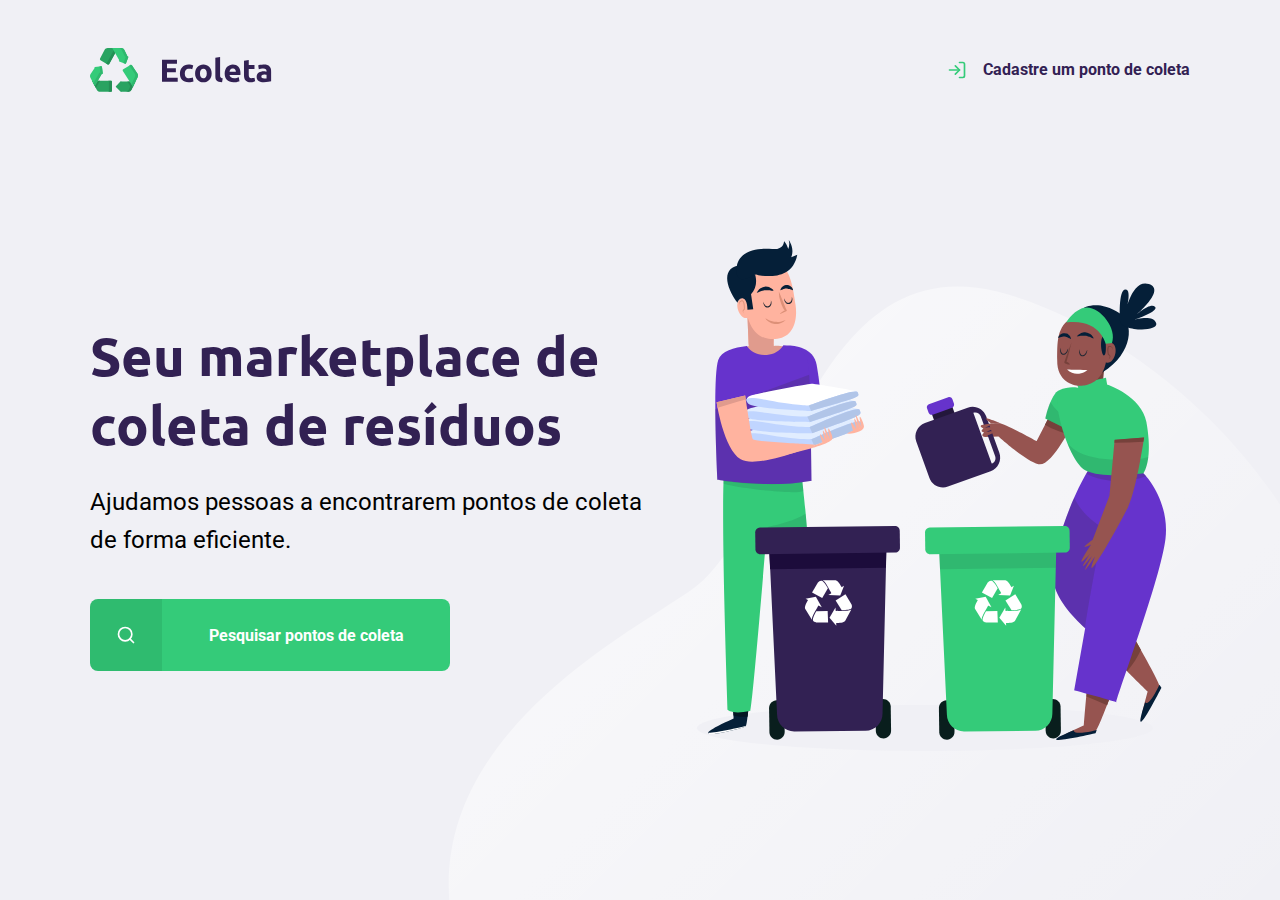
<file: index.html>
<!DOCTYPE html>
<html lang="pt_br">
<head>
    <meta charset="UTF-8">
    <meta name="viewport" content="width=device-width, initial-scale=1.0">
    <title>Ecoleta</title>

    <link href="https://fonts.googleapis.com/css2?family=Roboto:wght@700&family=Ubuntu:wght@700&display=swap" rel="stylesheet">

    <link rel="stylesheet" href="/styles/main.css">
    <link rel="stylesheet" href="/styles/home.css">
    <link rel="stylesheet" href="/styles/modal.css">
    <link rel="stylesheet" href="/styles/responsive.css">

</head>
<body>

    <div id="page-home">
        <div class="content">
            <header>
                <img src="/extras-aula-1/icones/logo.svg" alt="logomarca">

                <a href="" >
                    <span></span> Cadastre um ponto de coleta</a>
    
            </header>
            <main>

                <h1>Seu marketplace de coleta de resíduos</h1>
    
                <p>Ajudamos pessoas a encontrarem pontos de coleta de forma eficiente.</p>

                <a href="#"><span></span><strong>Pesquisar pontos de coleta</strong></a>
            
            </main>
        </div>

    </div>

    <div id="modal" class="hide">
        <div class="content">
            <div class="header">
                <h1>Pontos de Coleta</h1>
                <a href="#">Fechar</a>
            </div>
            <form action="">
                <label for="search">Cidade</label>
                <div class="search field">
                    <input type="text" name="search" placeholder="Pesquise por Cidade">
                    <button>
                        <img src="/extras-aula-1/icones/search.svg" alt="Buscar">
                    </button>
                </div>
            </form>
        </div>
    </div>
    <script src="/extras-aula-1/scripts/index.js"></script>
</body>
</html>
</file>
<file: styles/main.css>
:root {
    --title-color: #322153;
    --primary-color: #34cb79;
}
* {
    margin: 0;
    padding: 0;
    box-sizing: border-box;
}

/* Border-box faz com que a caixa fique sempre
com o tamanho da caixa que você definir.
Não importa o padding que colocar, ele não vai aumentar. */

html {
    font-family: Roboto, sans-serif;
}
body {
    background: #f0f0f5;  
    -webkit-font-smoothing: antialiased;  
}

a {
    text-decoration: none;
}

h1, h2, h3, h4, h5, h6 {
    font-family: Ubuntu, sans-serif;
    color: var(--title-color);
}
/* Box model

Modelo de caixa:
Toda caixa tem largura, altura, preenchimento e espaçamentos,
cor, fundo, bordas, alinhamento, posicionamento.
E a maneira que é vista pelo HMTL(display)
*/
</file>
<file: styles/home.css>
#page-home{
    height: 100vh;
    background: url('../extras-aula-1/icones/home-background.svg') no-repeat;
    background-position: 35vw bottom;
}

#page-home .content{
    width: 90%;
    max-width: 1100px;
    height: 100%;
    margin: 0 auto;
    display: flex;
    flex-direction: column;
}

#page-home header {
    display: flex;
    align-items: center;
    justify-content: space-between;
    margin-top: 48px;
}

#page-home header a {
    display: flex;
    color: var(--title-color);
    font-weight: 700;

}

#page-home header a span {
    display: flex;
    margin-right: 16px;
    background-image: url('../extras-aula-1/icones/log-in.svg');
    width: 20px;
    height: 20px;
}

#page-home main {
    max-width: 560px;
    flex: 1;

    display: flex;
    flex-direction: column;
    justify-content: center;
}

#page-home main h1 {
    font-size: 54px;

}

#page-home main p {
    font-size: 24px;
    line-height: 38px;
    margin-top: 24px;
}

#page-home main a {
    width: 100%;
    max-width: 360px;
    height: 72px;

    border-radius: 8px;
    display: flex;
    align-items: center;
    margin-top: 40px;
    background-color: var(--primary-color);
    transition: 400ms;

}

#page-home main a:hover {
    background-color: #2fb86e;
}

#page-home main a span {
    width: 72px;
    height: 72px;
    border-top-left-radius: 8px;
    border-bottom-left-radius: 8px;

    background-color: rgba(0,0,0,0.08);
    display: flex;
    align-items: center;
    justify-content: center;
}

#page-home main a span::after {
    content: "";
    background-image: url('../extras-aula-1/icones/search.svg');

    width: 20px;
    height: 20px;
}

#page-home main a strong {
    flex: 1;
    color: white;
    text-align: center;
}
</file>
<file: styles/modal.css>
#modal {
    background-color: #0e0a14ef;

    height: 100vh;
    width: 100vw;
    
    position: fixed;
    top: 0;
    
    display: flex;
    justify-content: center;
    align-items: center;
    
    transition: 400ms;

}

#modal.hide {
    display: none;
}

#modal .content {
    color: white;

    width: 420px;

}

#modal .header {
    display: flex;
    align-items: center;
    justify-content: space-between;

    margin-bottom: 48px;

}

#modal .header a {
    background-image: url("../extras-aula-1/icones/x.svg");

    width: 20px;
    height: 20px;
    display: flex;

    font-size: 0.01px;
}

#modal .header h1 {
    color: white;

    font-size: 36px;
    line-height: 42px;
}

#modal form label {
    font-size: 14px;
    line-height: 16px;

    display: block;
    margin-bottom: 8px;
}

#modal form .field {
    display: flex;
}

#modal form input  {
    flex: 1;
    background-color: #f0f0f5;
    border-radius: 8px 0 0 8px;
    border: none;
    padding: 16px 24px;
    font-size: 16px;
    color: #6c6c80;
}

#modal form button {
    width: 72px;
    height: 72px;

    background-color: var(--primary-color);
    border: none;
    border-radius: 0 8px 8px 0;
}

#modal form button:hover {
    background-color: #2fb85e;
}
</file>
<file: styles/responsive.css>
@media (max-width: 900px) {
    #page-home {
        background-position: 70vw;
    }
    #page-home .content {
        align-items: center;
        text-align: center;
    }
    #page-home header a {
        position: absolute;
        bottom: 48px;

        left: 50px;
        transform: translateX(-50%);
    }
    #page-home main {
        align-items: center;
    }
}

@media (min-width: 1700px) {
    #page-home {
        background-position-x: 40vw;
    }
}
@media (max-height: 760px) {
    #page-home {
        background-position-y: 200px;
    }
}
</file>
